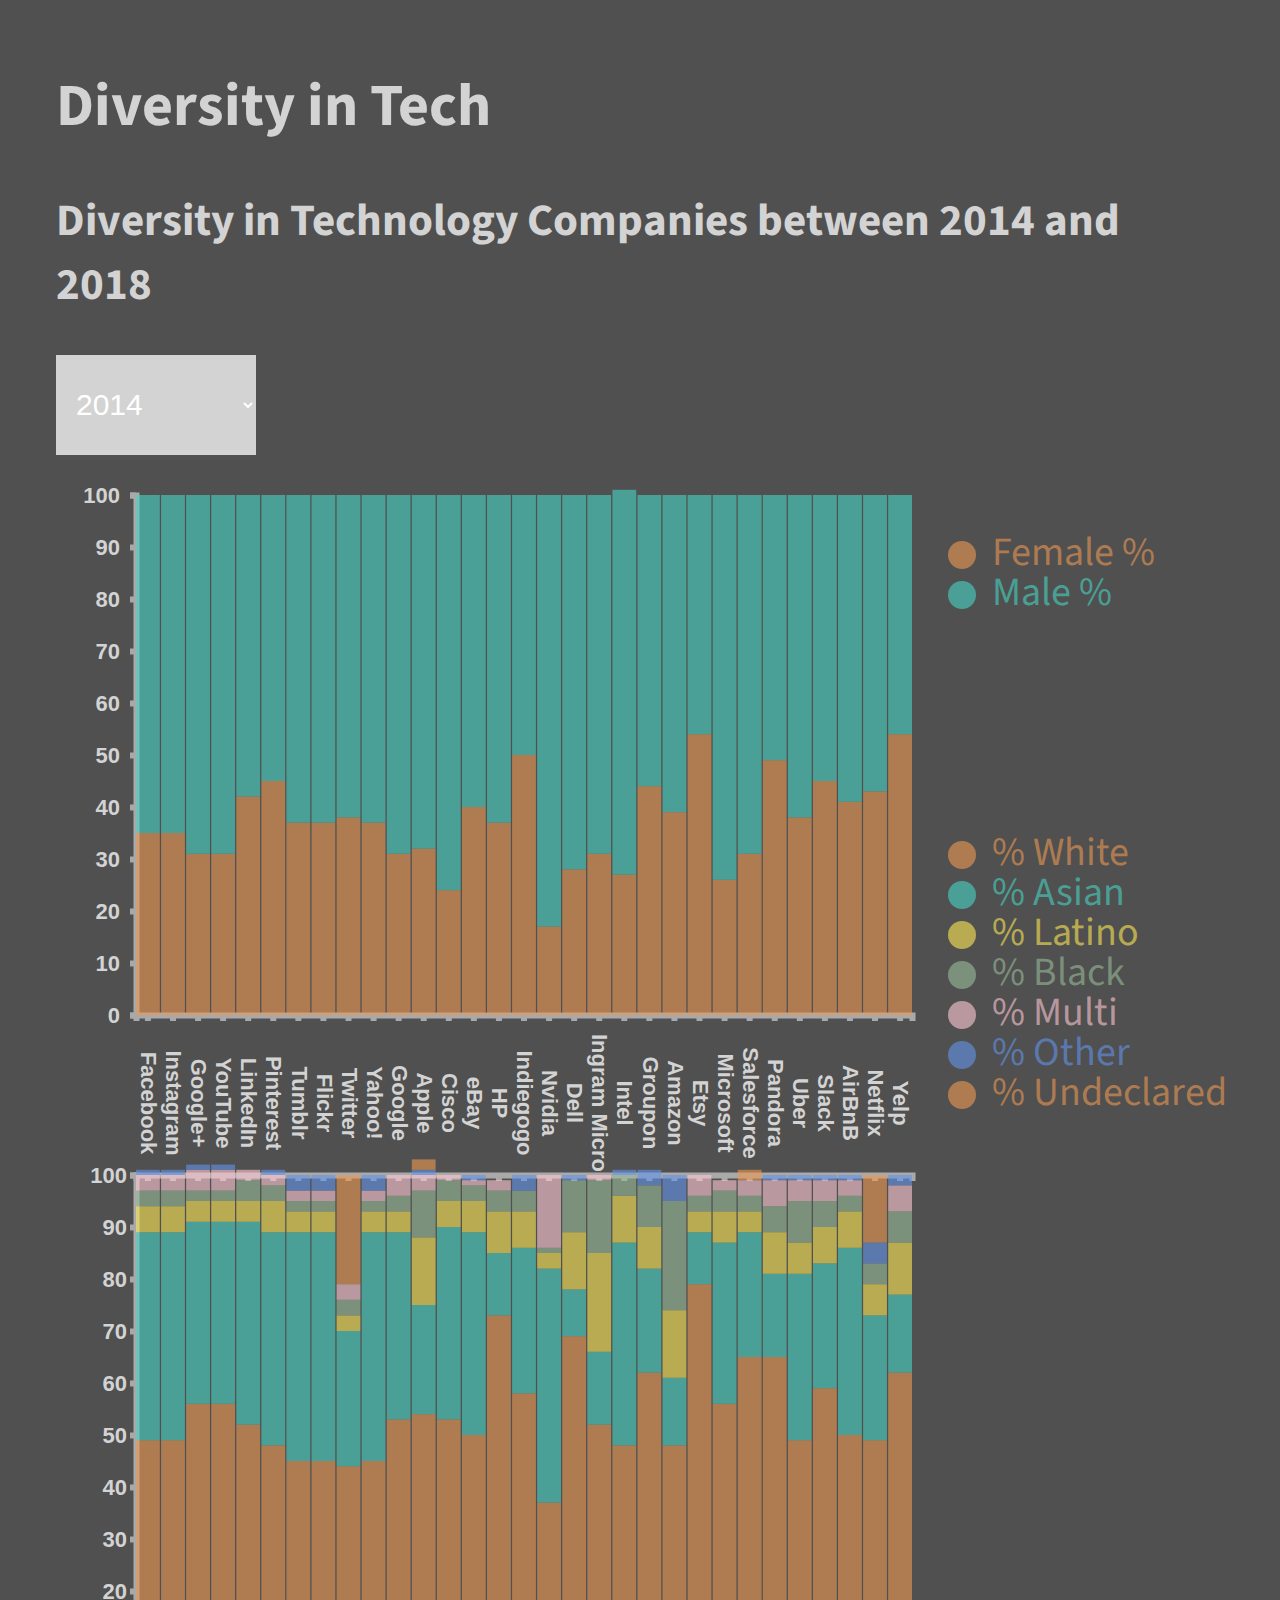
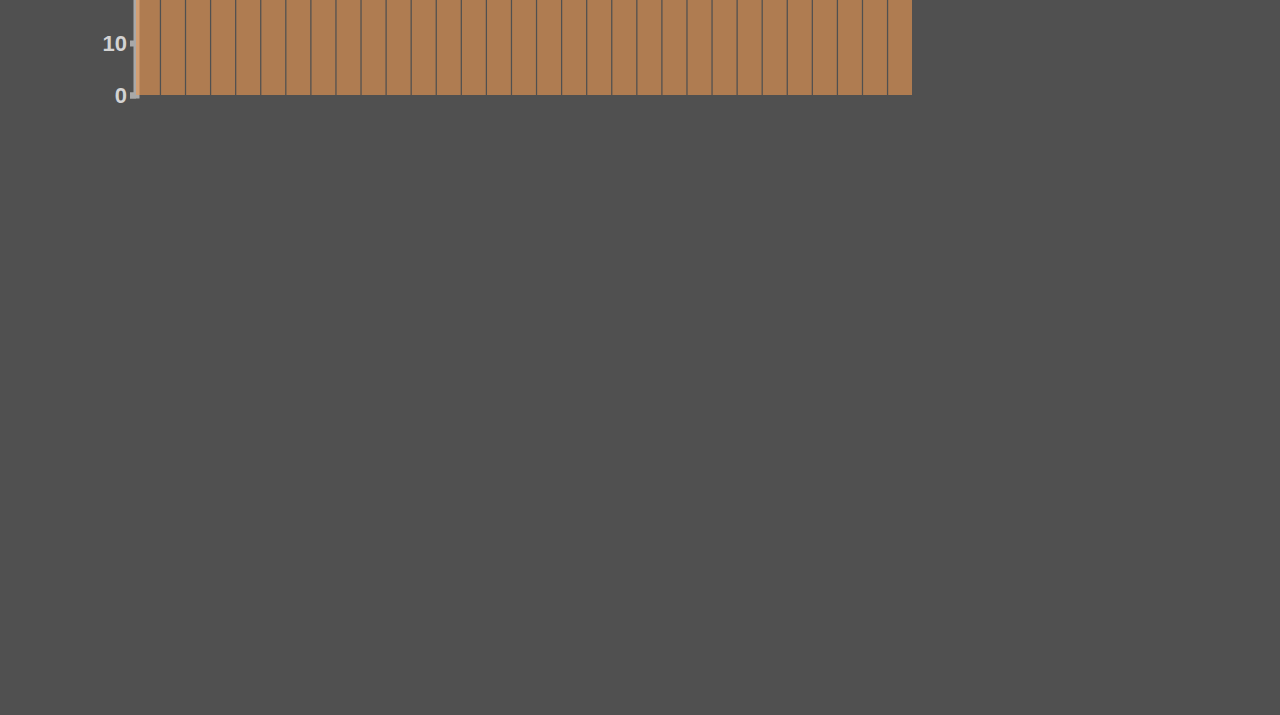
<file: index.html>
<!DOCTYPE html>
  <head>
    <meta charset="utf-8">

    <!-- this is the title that goes in the browser tab name  -->
    <title>Diversity in Tech Companies</title>

    <!-- custom font: https://fonts.googleapis.com/css?family=Source+Sans+Pro&display=swap -->
    <link href="https://fonts.googleapis.com/css?family=Source+Sans+Pro&display=swap" rel="stylesheet">
    <link rel="stylesheet" href="./style.css">

  </head>
  <body>
    <header class="header">
      <h1>Diversity in Tech</h1>
      <h2>Diversity in Technology Companies between 2014 and 2018</h2>
    </header>
    
<select class ="dropbtn" id="d3-dropdown">
  <option value="first">2014</option>
  <option value="second">2015</option>
  <option value="third">2016</option>
  <option value="forth">2018</option>
</select>


    <!-- all we need is an element to select -->
    <div id="d3-container1"> </div>
    <div id="d3-container2"> </div>

    <!-- this is the line that loads in d3 -->
    <script src="lib/d3.js"></script>
    <!--<script src="https://cdnjs.cloudflare.com/ajax/libs/d3-legend/2.13.0/d3-legend.js"></script>-->
    <!-- this is the line that loads in the main js script -->
    <script src="./main.js"></script>
  </body>
</html>
</file>
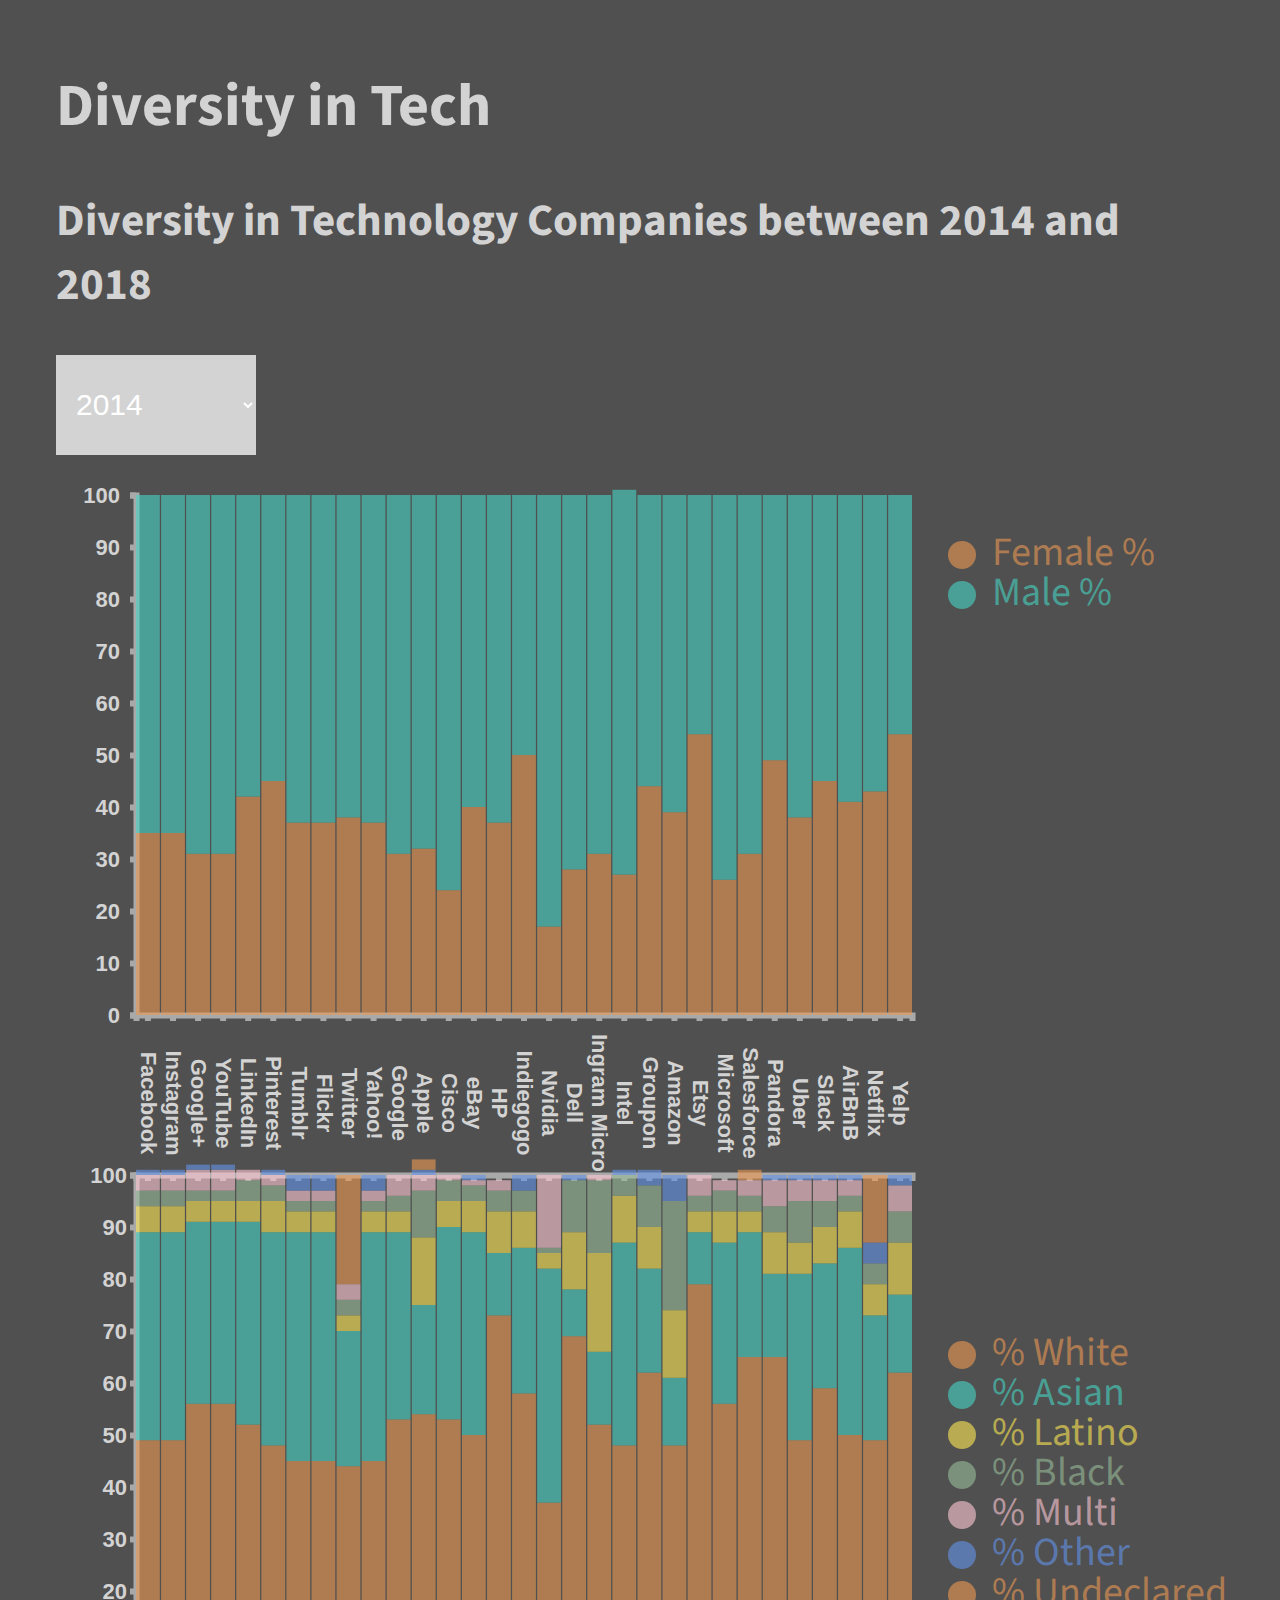
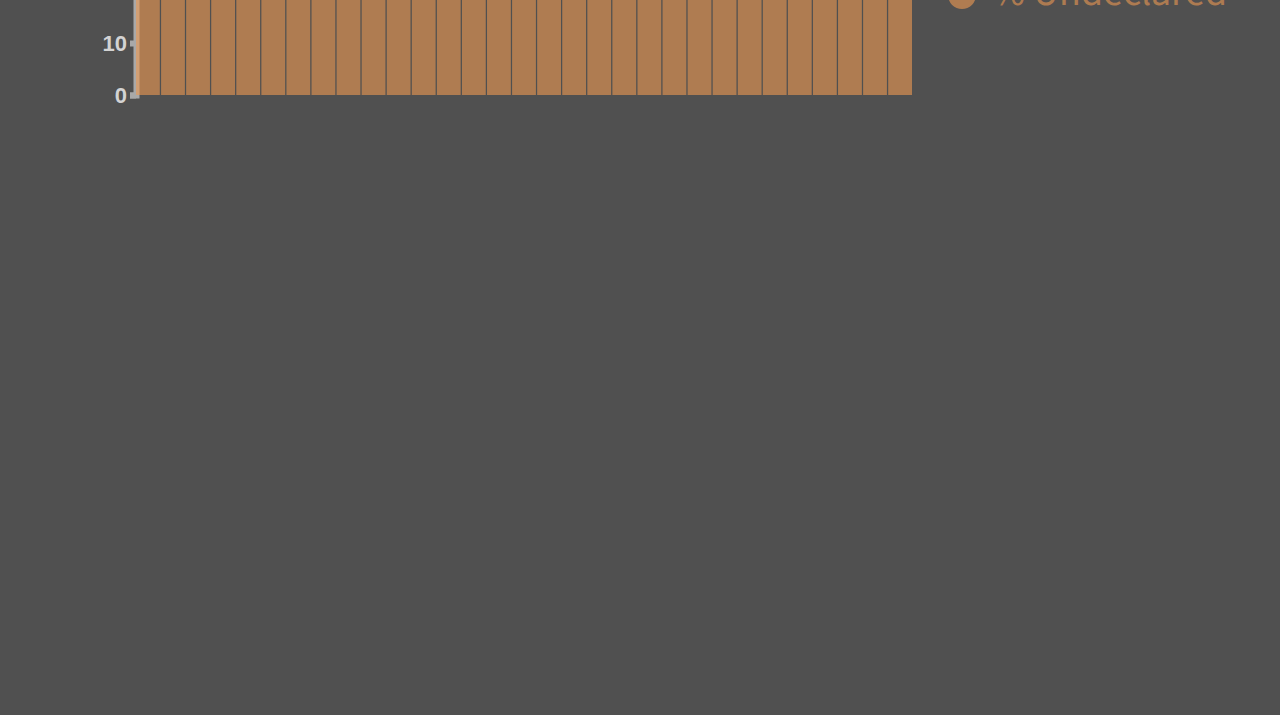
<file: Data Viz/index.html>
<!DOCTYPE html>
  <head>
    <meta charset="utf-8">

    <!-- this is the title that goes in the browser tab name  -->
    <title>Diversity in Tech Companies</title>

    <!-- custom font: https://fonts.googleapis.com/css?family=Source+Sans+Pro&display=swap -->
    <link href="https://fonts.googleapis.com/css?family=Source+Sans+Pro&display=swap" rel="stylesheet">
    <link rel="stylesheet" href="./style.css">

  </head>
  <body>
    <header class="header">
      <h1>Diversity in Tech</h1>
      <h2>Diversity in Technology Companies between 2014 and 2018</h2>
    </header>
    
<select class ="dropbtn" id="d3-dropdown">
  <option value="first">2014</option>
  <option value="second">2015</option>
  <option value="third">2016</option>
  <option value="forth">2018</option>
</select>


    <!-- all we need is an element to select -->
    <div id="d3-container1"> </div>
    <div id="d3-container2"> </div>

    <!-- this is the line that loads in d3 -->
    <script src="../lib/d3.js"></script>
    <!--<script src="https://cdnjs.cloudflare.com/ajax/libs/d3-legend/2.13.0/d3-legend.js"></script>-->
    <!-- this is the line that loads in the main js script -->
    <script src="./main.js"></script>
  </body>
</html>
</file>
<file: style.css>
body {
    /* ref: https://fonts.google.com/specimen/Source+Sans+Pro?selection.family=Source+Sans+Pro */
    font-family: 'Source Sans Pro', sans-serif;
    padding: 1em 3em;
    /* max-width: 500px; */
    background-color:	#505050;
  }

.d3-container {
  max-width: 100px;
}

.header {
  color: #d3d3d3;
  font-size: 30px;
}

  
.text {
  font-size: 22px;
  font-weight: bold;
  color: #d3d3d3;
}
  .label {
    fill: white;
    text-anchor: middle;
  }

  .axis {
    font: 16px sans-serif;
  }
  
  .axis path,
  .axis line {
    fill: none;
    stroke:rgb(169,169,169);
    stroke-width: 6px;
  }

  .tooltip {	
    position: absolute;			
    text-align: center;			
    width: 100px;					
    height: 50px;					
    padding: 2px;				
    font: 30px sans-serif;		
    background: rgb(182, 184, 187);	
    border: 0px;		
    border-radius: 8px;			
    pointer-events: none;			
}


.legend{
  font-size: 40px;
}

.dropbtn {
  right: 100px;
  background-color: #d3d3d3;
  color: white;
  padding: 16px;
  font-size: 30px;
  border: none;
  cursor: pointer;
  width: 200px;
  height: 100px;
}

/* The container <div> - needed to position the dropdown content */
.dropdown {
  position: relative;
  display: inline-block;
  width: 200px;
  height: 100px;
  width: 200px;
  height: 100px;
}

/* Dropdown Content (Hidden by Default) */
.dropdown-content {
  display: none;
  position: absolute;
  background-color:  #d3d3d3 ;
  min-width: 160px;
  box-shadow: 0px 8px 16px 0px rgba(0,0,0,0.2);
  z-index: 1;
  font-size: 35px;
 width: 200px;

}

/* Links inside the dropdown */
.dropdown-content a {
  color: black;
  padding: 12px 16px;
  text-decoration: none;
  display: block;
}

/* Change color of dropdown links on hover */
.dropdown-content a:hover {background-color: #f1f1f1}

/* Show the dropdown menu on hover */
.dropdown:hover .dropdown-content {
  display: block;
}

/* Change the background color of the dropdown button when the dropdown content is shown */
.dropdown:hover .dropbtn {
  background-color: 	#9370DB;
}
</file>
<file: Data Viz/style.css>
body {
    /* ref: https://fonts.google.com/specimen/Source+Sans+Pro?selection.family=Source+Sans+Pro */
    font-family: 'Source Sans Pro', sans-serif;
    padding: 1em 3em;
    /* max-width: 500px; */
    background-color:	#505050;
  }

.d3-container {
  max-width: 100px;
}

.header {
  color: #d3d3d3;
  font-size: 30px;
}

  
.text {
  font-size: 22px;
  font-weight: bold;
  color: #d3d3d3;
}
  .label {
    fill: white;
    text-anchor: middle;
  }

  .axis {
    font: 16px sans-serif;
  }
  
  .axis path,
  .axis line {
    fill: none;
    stroke:rgb(169,169,169);
    stroke-width: 6px;
  }

  .tooltip {	
    position: absolute;			
    text-align: center;			
    width: 100px;					
    height: 50px;					
    padding: 2px;				
    font: 30px sans-serif;		
    background: rgb(182, 184, 187);	
    border: 0px;		
    border-radius: 8px;			
    pointer-events: none;			
}


.legend{
  font-size: 40px;
}

.dropbtn {
  right: 100px;
  background-color: #d3d3d3;
  color: white;
  padding: 16px;
  font-size: 30px;
  border: none;
  cursor: pointer;
  width: 200px;
  height: 100px;
}

/* The container <div> - needed to position the dropdown content */
.dropdown {
  position: relative;
  display: inline-block;
  width: 200px;
  height: 100px;
  width: 200px;
  height: 100px;
}

/* Dropdown Content (Hidden by Default) */
.dropdown-content {
  display: none;
  position: absolute;
  background-color:  #d3d3d3 ;
  min-width: 160px;
  box-shadow: 0px 8px 16px 0px rgba(0,0,0,0.2);
  z-index: 1;
  font-size: 35px;
 width: 200px;

}

/* Links inside the dropdown */
.dropdown-content a {
  color: black;
  padding: 12px 16px;
  text-decoration: none;
  display: block;
}

/* Change color of dropdown links on hover */
.dropdown-content a:hover {background-color: #f1f1f1}

/* Show the dropdown menu on hover */
.dropdown:hover .dropdown-content {
  display: block;
}

/* Change the background color of the dropdown button when the dropdown content is shown */
.dropdown:hover .dropbtn {
  background-color: 	#9370DB;
}
</file>
